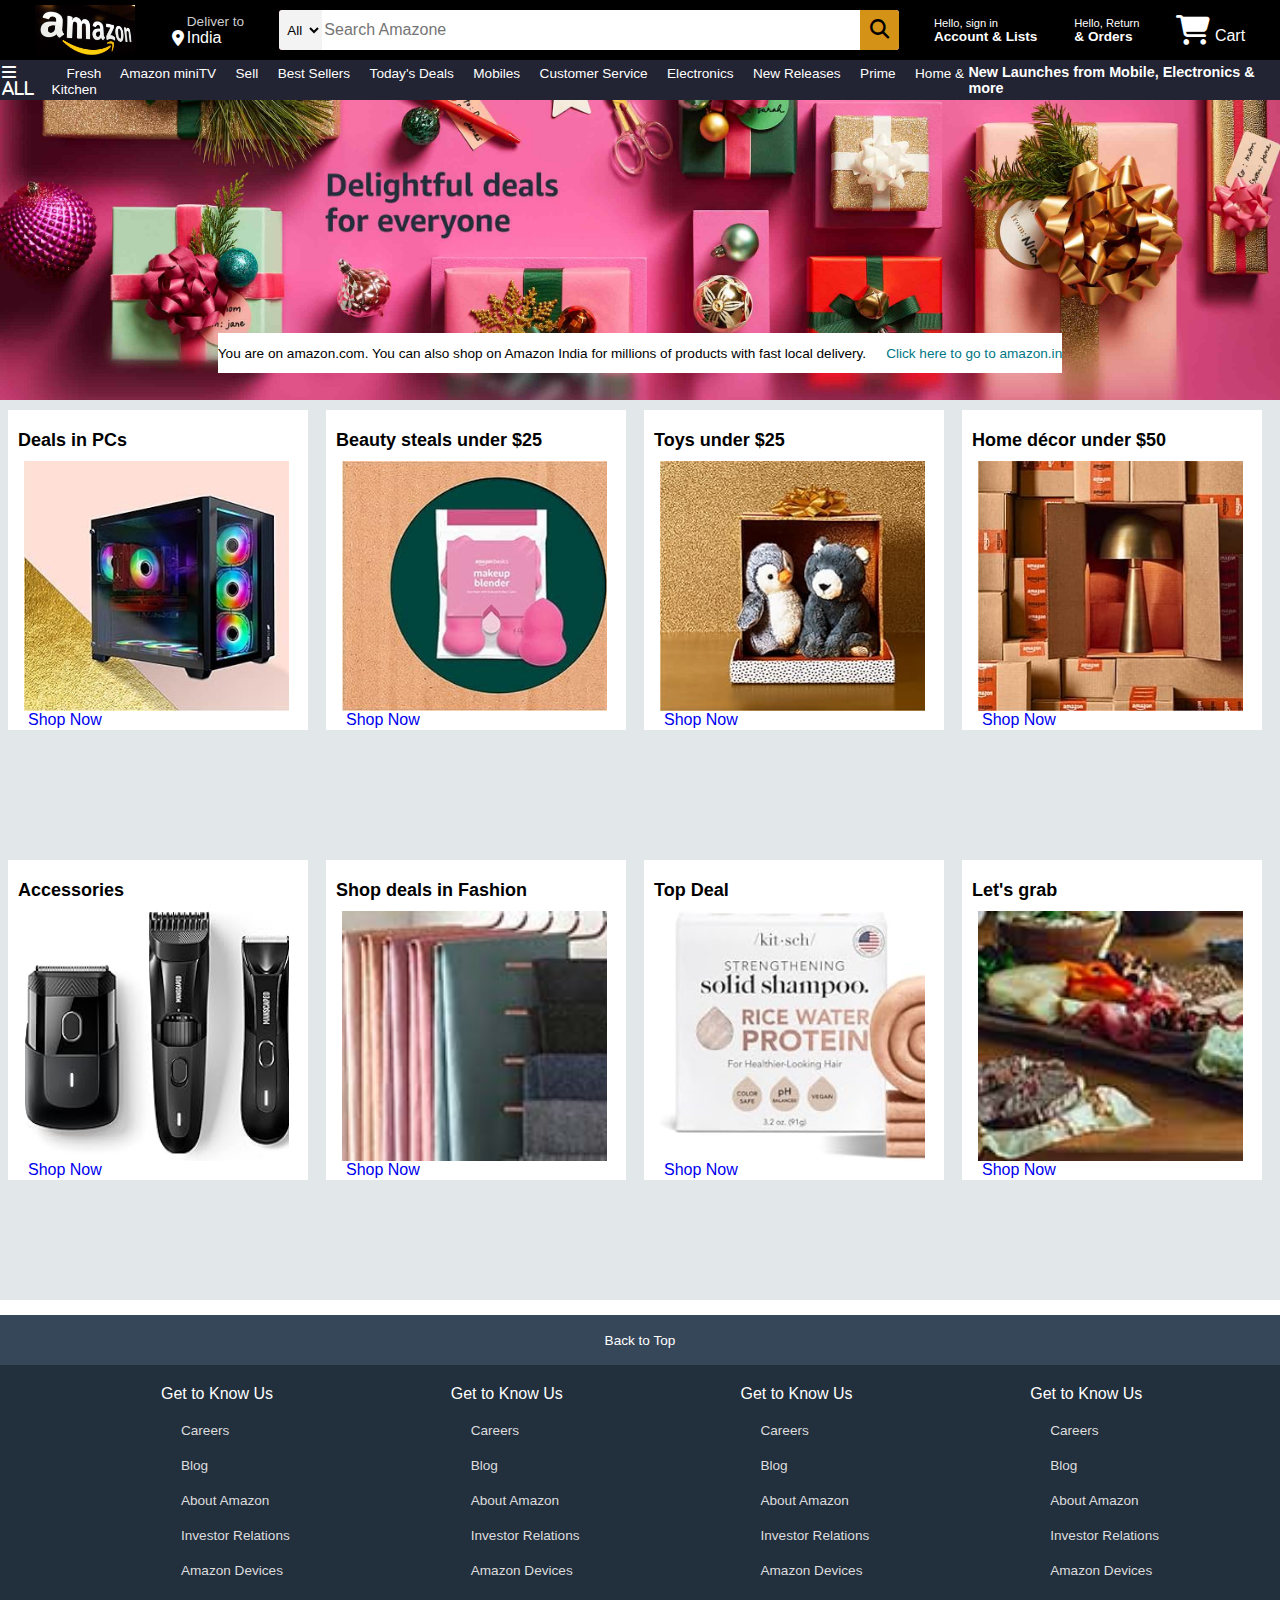
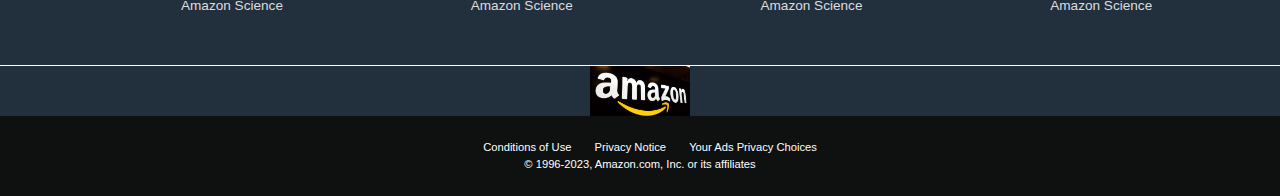
<file: index.html>
<html lang="en"><head>
    <meta charset="UTF-8">
    <meta http-equiv="X-UA-Compatible" content="IE=edge">
    <meta name="viewport" content="width=device-width, initial-scale=1.0">
    <title>Amazone</title>
    <link rel="stylesheet" href="https://cdnjs.cloudflare.com/ajax/libs/font-awesome/6.5.1/css/all.min.css">
    <link rel="stylesheet" href="style.css">
</head>
<body>
    <header>
    <div class="navbar">
        <div class="nav-logo border">
            <div class="logo"></div>
        </div>
        
        <div class="nav-address border">
            <p class="add-first">
                Deliver to
            </p><div class="add-icon">
                <i class="fa-solid fa-location-dot"></i>
                <p class="add-two"> India </p>
            </div>
        </div>
        <div class="nav-search">
            <select class="search-select">
                <option> All</option>
            </select>
            <input placeholder="Search Amazone" class="search-input">
            <div class="search-icon">
                <i class="fa-solid fa-magnifying-glass"></i>
            </div>
       
    </div>

        <div class="nav-signin border">
       <p><span> Hello, sign in</span></p>
    <p class="nav-second"> Account &amp; Lists</p>
</div>
    <div class="nav-return border ">
        <p><span> Hello, Return</span></p>
     <p class="nav-second"> &amp; Orders </p>

    </div> 
    <div class="cart border">
        <i class="fa-solid fa-cart-shopping"></i>
        Cart
    </div>
</div>
<div class="pannel">
    <div class="pannel-all border">
        <i class="fa-solid fa-bars"> All</i>
    </div>
    <div class="pannel-options ">
        <p>Fresh </p>
<p>Amazon miniTV</p>
<p>Sell</p>
<p>Best Sellers</p>
<p>Today's Deals</p>
<p>Mobiles</p>
<p>Customer Service</p>
<p>Electronics</p>
<p>New Releases</p>
<p>Prime</p>
<p>Home &amp; Kitchen</p>
        </div>
    <div class="pannel-deals border">
New Launches from Mobile, Electronics &amp; more
    </div>

</div>
</header>
<div class="hero-section">
    <div class="hero-msg">
        <p>You are on amazon.com. You can also shop on Amazon India for millions of products with fast local delivery. <a>Click here to go to amazon.in</a>
        </p>
    </div>
</div>
<div id="ball">
<div class="shop-section">
    <h2>Deals in PCs</h2>
    <div class="box1"></div>
    <a href="#">Shop Now</a>
</div>
<div class="shop-section">
    <h2>Beauty steals under $25</h2>
    <div class="box2"></div>
    <a href="#">Shop Now</a>
</div>
<div class="shop-section">
    <h2> Toys under $25</h2>
    <div class="box3"></div>
    <a href="#">Shop Now</a>
</div>
<div class="shop-section">
    <h2>Home décor under $50</h2>
    <div class="box4"></div>
    <a href="#">Shop Now</a>
</div>
<div class="shop-section">
    <h2>Accessories</h2>
    <div class="box5"></div>
    <a href="#">Shop Now</a>
</div>
<div class="shop-section">
    <h2>Shop deals in Fashion</h2>
    <div class="box6"></div>
    <a href="#">Shop Now</a>
</div>
<div class="shop-section">
    <h2>Top Deal</h2>
    <div class="box7"></div>
    <a href="#">Shop Now</a>
</div>
<div class="shop-section">
    <h2>Let's grab</h2>
    <div class="box8"></div>
    <a href="#">Shop Now</a>
</div>
</div>
<footer>
    <div class="foot-pannel1">
        Back to Top
    </div>
    <div class="foot-pannel2">
        <ul>
            <p>Get to Know Us </p>
            <a>Careers</a>
            <a>Blog</a>
            <a>About Amazon</a>
            <a>Investor Relations</a>
            <a>Amazon Devices</a>
            <a>Amazon Science</a>
        </ul>

        <ul>
            <p>Get to Know Us </p>
            <a>Careers</a>
            <a>Blog</a>
            <a>About Amazon</a>
            <a>Investor Relations</a>
            <a>Amazon Devices</a>
            <a>Amazon Science</a>
        </ul>

        <ul>
            <p>Get to Know Us </p>
            <a>Careers</a>
            <a>Blog</a>
            <a>About Amazon</a>
            <a>Investor Relations</a>
            <a>Amazon Devices</a>
            <a>Amazon Science</a>
        </ul>

        <ul>
            <p>Get to Know Us </p>
            <a>Careers</a>
            <a>Blog</a>
            <a>About Amazon</a>
            <a>Investor Relations</a>
            <a>Amazon Devices</a>
            <a>Amazon Science</a>
        </ul>
    </div>
    <div class="foot-pannel3">
        <div class="logo"></div>
    </div>
    <div class="foot-pannel4">
        <div class="pages">
            <a>Conditions of Use</a>
                <a> Privacy Notice</a>
                    <a>Your Ads Privacy Choices

            </a>
        </div>
        <div class="copyright">
            © 1996-2023, Amazon.com, Inc. or its affiliates
        </div>
    </div>
</footer>
</body>
</html>
</file>
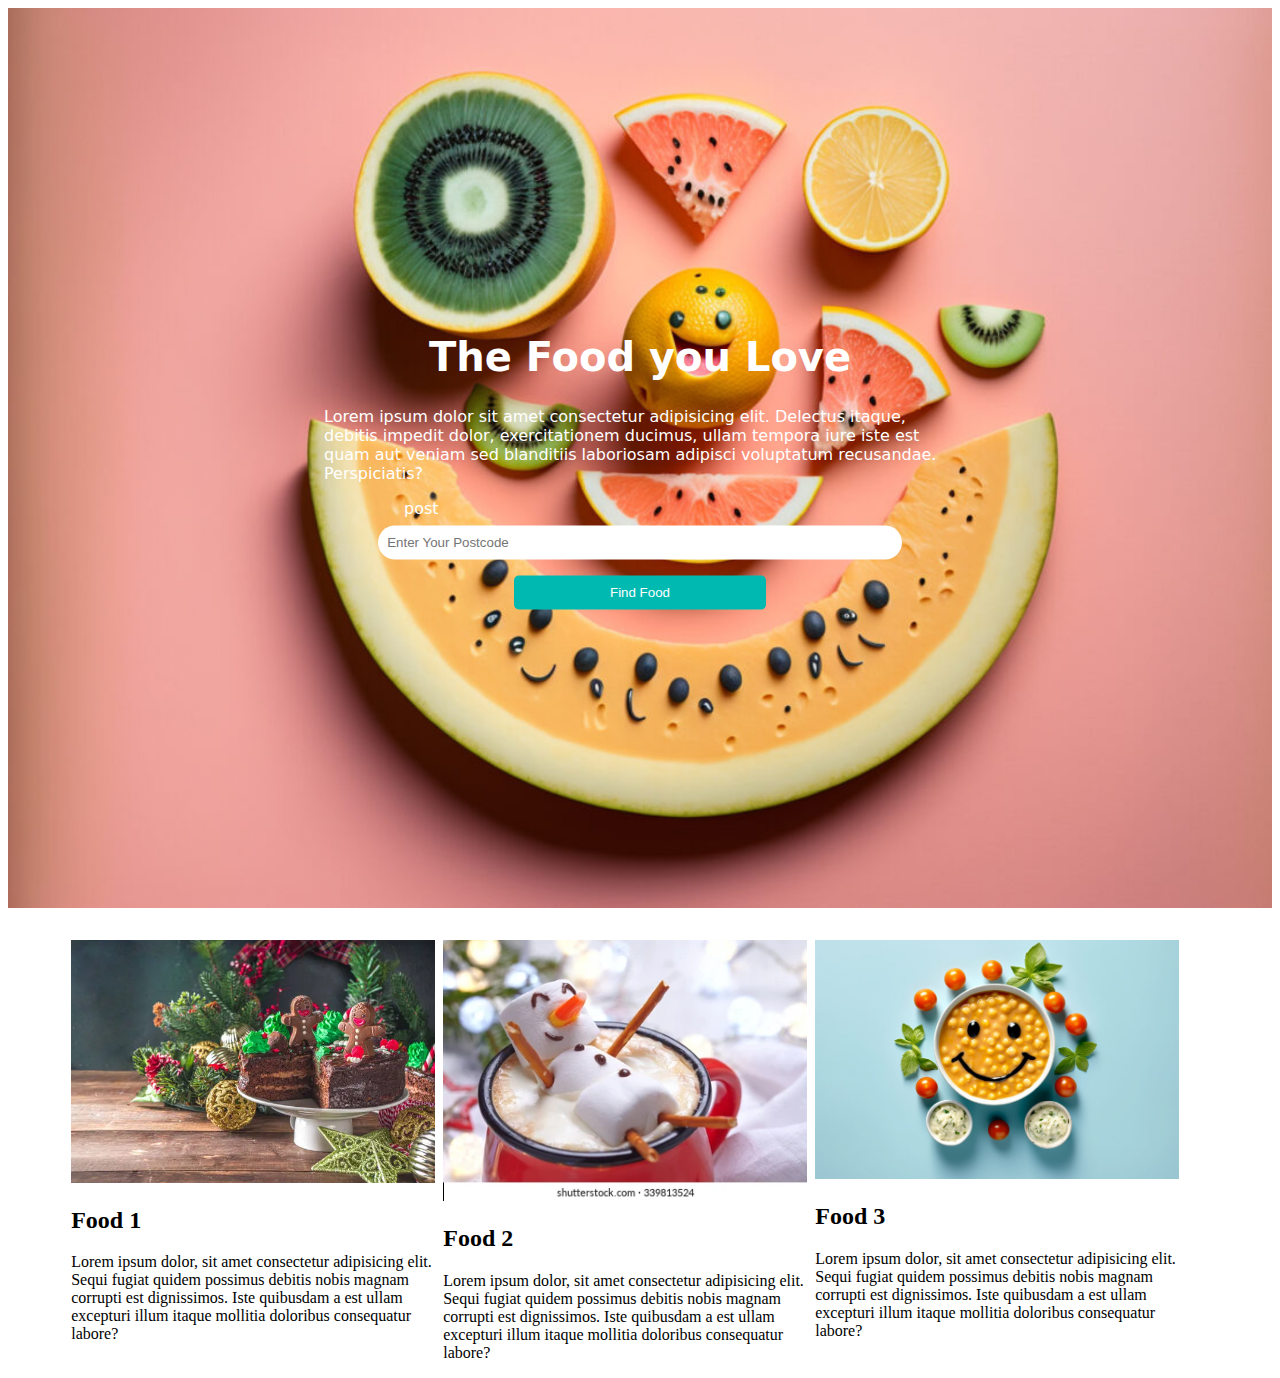
<file: second project/index.html>
<!DOCTYPE html>
<html lang="en">
<head>
    <meta charset="UTF-8">
    <meta name="viewport" content="width=device-width, initial-scale=1.0">
    <title>Third project</title>
    <link rel="stylesheet" href="https://cdnjs.cloudflare.com/ajax/libs/font-awesome/6.5.1/css/all.min.css">
    <link rel="stylesheet" href="style.css">
</head>
<body>
    <div class="hero_image">
        <div class="hero_wrapper">
           <h1>The Food you Love</h1>
           <p>Lorem ipsum dolor sit amet consectetur adipisicing elit. Delectus itaque, debitis impedit dolor, exercitationem ducimus, ullam tempora iure iste est quam aut veniam sed blanditiis laboriosam adipisci voluptatum recusandae. Perspiciatis?</p>
           <span>post</span>
           <form class ="form_code">
            <input class = "post_code" type="text" placeholder="Enter Your Postcode">
            <button type="submit"> Find Food</button>
           </form>
        </div>
    </div>
    <section class="product">
        <div class="product_list_item">
            <img class= "img_responsive"src="./image3/food4.jpg" alt="">
            <h2 class="Product_ heading"> Food 1</h2>
            <p>Lorem ipsum dolor, sit amet consectetur adipisicing elit. Sequi fugiat quidem possimus debitis nobis magnam corrupti est dignissimos. Iste quibusdam a est ullam excepturi illum itaque mollitia doloribus consequatur labore?</p>
        </div>
        <div class="product_list_item">
            <img class= "img_responsive"src="./image3/food2.jpg" alt="">
            <h2 class="Product_ heading"> Food 2</h2>
            <p>Lorem ipsum dolor, sit amet consectetur adipisicing elit. Sequi fugiat quidem possimus debitis nobis magnam corrupti est dignissimos. Iste quibusdam a est ullam excepturi illum itaque mollitia doloribus consequatur labore?</p>
        </div>
            <div class="product_list_item">
                <img class= "img_responsive" src="./image3/food3.jpg" alt="">
                <h2 class="Product_ heading"> Food 3</h2>
                <p>Lorem ipsum dolor, sit amet consectetur adipisicing elit. Sequi fugiat quidem possimus debitis nobis magnam corrupti est dignissimos. Iste quibusdam a est ullam excepturi illum itaque mollitia doloribus consequatur labore?</p>
    </section>
</body>
</html>
</file>
<file: style.css>
*{margin: 0px;
    border: border-box;
    font-family: arial;}
    
    .navbar{ height: 60px;
        background-color: black;
        color: white;
        display: flex;
        align-items: center;
        justify-content: space-evenly;
          position: relative;}
    
    .nav-logo{height: 50px;
        width: 100px;}
    
    .logo{background: url("images.jpg");
        height: 50px;
        width: 100px;
        background-size: cover;}
    
        .border{ border: 2px solid transparent;}
    
        .border:hover{border: 1.5px solid white;}
    
      /*box 2*/
      .add-first{color: #cccccc;
        font-size: 0.85rem;
        margin-left: 15px;}
    
      .add-two{ font-size: 1rem;
        margin-left: 3px;
        }
    
      .add-icon{ display: flex;
        align-items: center;}
    
        /** box 3**/
    
    .nav-search{ display: flex;
        justify-content: space-evenly;
            background-color:   pink;
            width: 620px;
            height: 40px;
        border-radius: 3px;}
    
        .search-select{ background-color: #f3f3f3;
                width: 50px;
                text-align: center;
                border-top-left-radius: 4px;
                border-bottom-left-radius: 4px;
                border: none;}
    
    .search-input{ width: 100%;
                    font-size: 1rem;
                    border: none;}
    
    .search-icon{ width: 45px;
            display: flex;
            justify-content: center;
             align-items: center;
            font-size: 1.2rem;
            background-color:rgb(212, 146, 23);
            border-top-right-radius: 4px;
            border-bottom-right-radius: 4px;
            color: black;}
    
            .nav-search:hover{ border: 2px solid orange}
    
            /** box4 **/
    
    span{ font-size: 0.7rem;}
    
    .nav-second{ font-size: 0.85rem;
                font-weight: 700;
            }
    /**box 6**/
    
    .cart i{ font-size: 30px;
            }
    
            i{ font-weight: 700;}
    
            /** pannel box**/
    
            .pannel{ height: 40px;
              background-color: #222333;
                 color: white;
                 align-items: center;
                 justify-content: space-evenly; 
             display: flex;
             
            }
    
    .pannel-options p{display: inline;
      margin-left: 15px;
                    width: 70%;
                  font-size: 0.85rem;}
    .pannel-deals{font-size: 0.9rem;
    font-weight: 700;}
    
    border{border: 2px solid transparent;}
    
    p:hover{border: 2px solid white;}
    
    /** hero-section**/
    
    .hero-section{ background: url("71j8damPo5L._SX3000_.jpg");
                    height: 300px;
                  background-size: cover;
                display: flex;
                justify-content: center;
                align-items: flex-end;
                margin-bottom: 0px;
              }
    .hero-msg p{ background-color: white;
                            color: black;
                            height: 40px;
                          width:100%;
                        display: flex;
                      align-items: center;
                    justify-content: center;
                  font-size: 0.85rem;
                  bottom: 25px;
                  
              position: relative;
          margin-bottom: 2px;}
    
          .hero-msg a{color: #007785;}
    
    /** shop-section**/
    
    #ball{ background-color:#e2e7e9;
        height: 100%;
        display: flex;
        flex-wrap: wrap;
        justify-content: space-evenly;}
    
        .shop-section{height: 300px;
          width: 300px;
        background-color: white;
      margin-top: 10px;
    margin-right: 10px;
    padding-top: 20px;}
    
    .box1{ height: 250px;
    width: 265px;
    margin-left: 1rem;
    
    background-image: url('hesdset.jpg');
    background-size: cover;}
    
    h2{padding-left: 10px;
    font-size: large;
    font-weight: bold;
    margin-bottom: 10px;}
    
    a{
      text-decoration: none;
      padding-left: 20px;
      }
    
    .box2{height: 250px;
      width: 265px;
      margin-left: 1rem;
      background-image: url('beauty.jpg');
      background-size: cover;}
    
      .box3{height: 250px;
        width: 265px;
        margin-left: 1rem;
        background-image: url('cat.jpg');
        background-size: cover;}
    
        .box4{height: 250px;
          width: 265px;
          margin-left: 1rem;
          background-image: url('glass.jpg');
          background-size: cover;}
    
          .box5{height: 250px;
            width: 265px;
            margin-left: 1rem;
            background-image: url('6161VGuo9RL._AC_SY230_.jpg');
            background-size: cover;}
    
            .box6{height: 250px;
              width: 265px;
              margin-left: 1rem;
              background-image: url('dress.jpg');
              background-size: cover;}
    
              .box7{height: 250px;
                width: 265px;
                margin-left: 1rem;
                background-image: url('keyboard.jpg');
                background-size: cover;}
    
                
              .box8{height: 250px;
                width: 265px;
                margin-left: 1rem;
                background-image: url('kitchen.jpg');
                background-size: cover;}
    
      /** Footer**/
      footer{ margin-top: 15px;}
      .foot-pannel1{ background-color: #37475a;
                    color: white;
                  height: 50px;
                display: flex;
              justify-content: center;
            align-items: center;
            font-size: 0.85rem;}
              
    .foot-pannel2{ background-color: #222f3d;
                      height: 300px;
                    display: flex;
                  justify-content: space-evenly;}
    
    ul{margin-top: 20px;}
    ul a { color: white;
          display: block;
        font-size: 0.85rem;
      margin-top: 20px;
        color: #dddddd;}
    p{color: white;}
    
     
    .foot-pannel3{ background-color: #222f3d;
                color: white;
              border-top: 0.5px solid white;
            display: flex;
          justify-content: center;
        align-items: center;}
    
    .logo{background-image: url('logo.jpg');
          background-size: cover;
          height: 50px;
        width: 100px;}
    
        .foot-pannel4{ background-color: #0f1111;
                      color: white;
                   
                 height: 80px;
                }
    
    
    .pages{font-size: 0.7rem;
      text-align: center;
        padding-top: 25px;}
    
    .copyright{ font-size: 0.7rem;
              text-align: center;
            padding-top: 5px;}
</file>
<file: second project/style.css>
/* utility classes*/

.img_responsive{ max-width: 100%;}


.hero_image{background-image: url(./image3/food1.jpg);
            height: 100vh;
        background-size: cover;
    position: relative;}
.hero_wrapper { color: white;
                position: absolute;
            top: 50%;
        left: 50%;
    transform: translate(-50%, -50%);
    font-family: system-ui, -apple-system, BlinkMacSystemFont, 'Segoe UI', Roboto, Oxygen, Ubuntu, Cantarell, 'Open Sans', 'Helvetica Neue', sans-serif;}

    .hero_wrapper h1{ font-size: 2.5rem;
    text-align: center;}
    .form_code {text-align: center;}

    .hero_wrapper span{ margin-left: 5rem;
        display: inline-block;
    margin-bottom: .5rem;}

    .form_code .post_code{ display: block;
        width: 80%;
        margin-left: auto;
margin-right: auto;
border-radius: 2rem;
padding: .6rem;
border: none;
outline: none;}

.form_code button{width: 40%;
text-align: center;
background-color: #00bab1;
color: white;
padding: 0.6rem;

margin: 1rem auto 0rem ;
border: none;
border-radius: 0.3rem;
}


/* product section*/

.product{ width: 90%;
    margin-top: 2rem;
  margin-left: auto;
margin-right: auto;}

.product_list_item{float: left;
width: 32%;
margin-left: 0.5rem;}

.product_list_item:first-of-type{ margin-left: 0;}

@media screen and(max-width: 700px){ product_list_item {width: 100%;
float: none;}}
</file>
